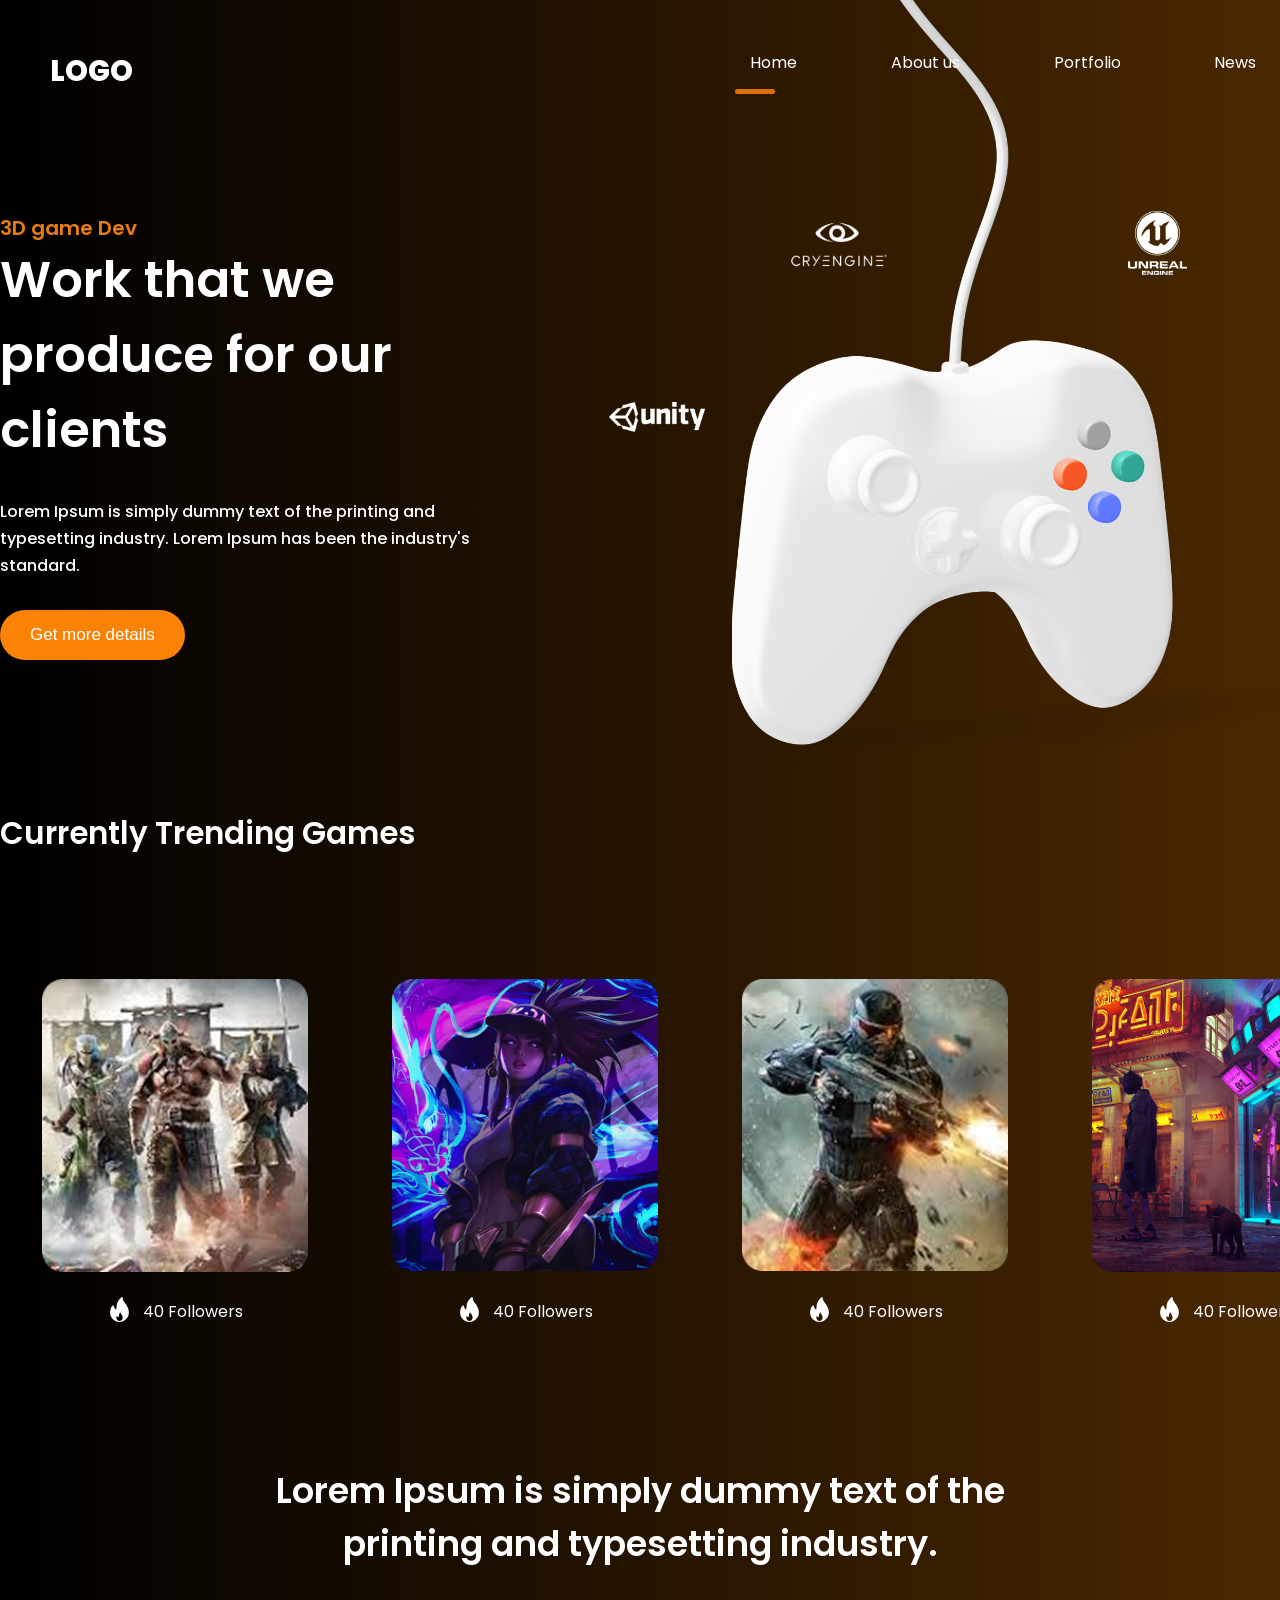
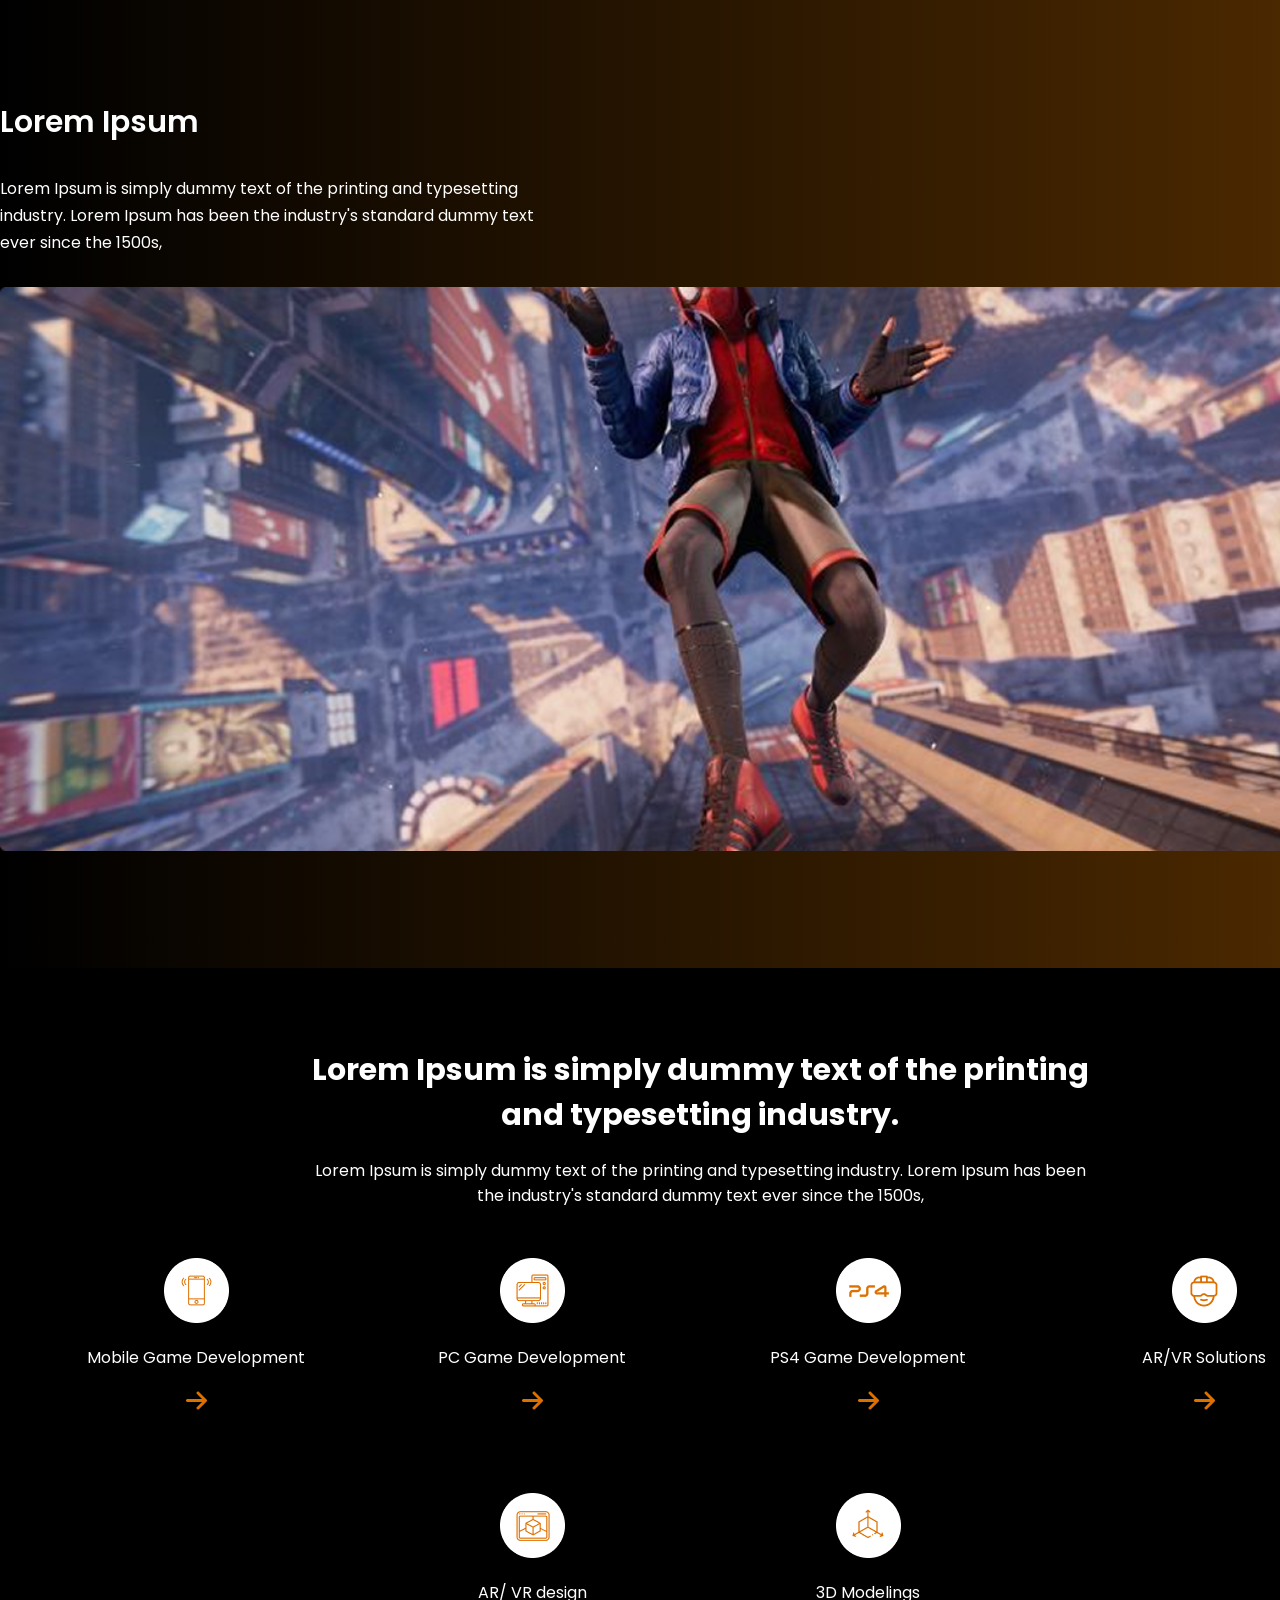
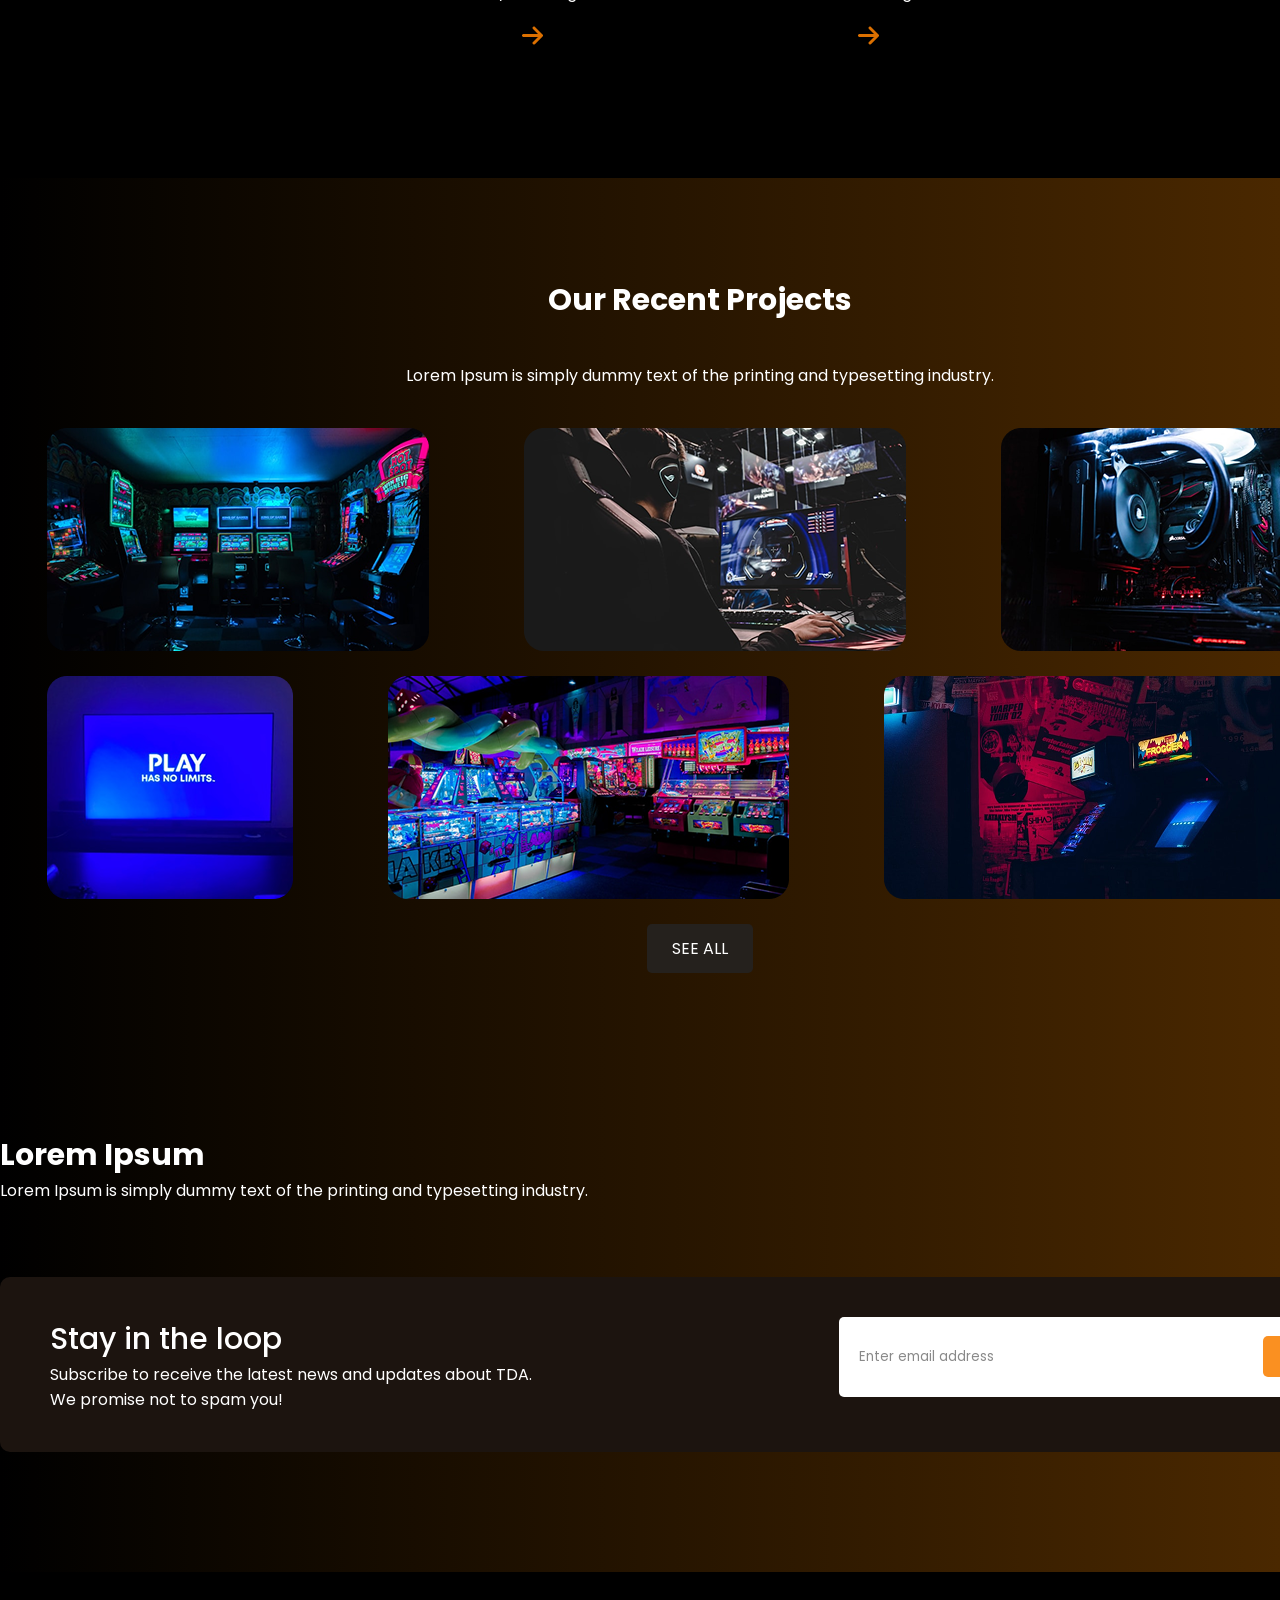
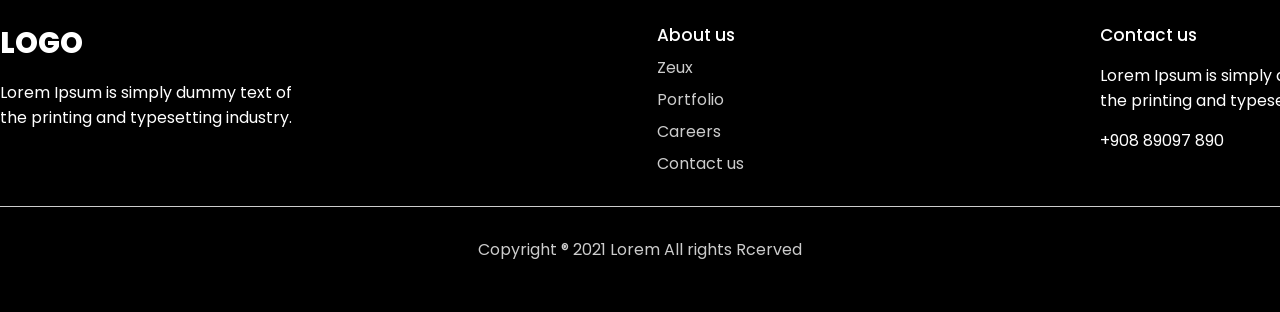
<file: index.html>
<!doctype html>
<html lang="en">
  <head>
    <meta charset="UTF-8" />
    <meta name="viewport" content="width=device-width, initial-scale=1.0" />
    <title>Game website</title>
    <link rel="stylesheet" href="css/main.css" />
  </head>
  <body>
    <div class="wrapper">
      <header class="container">
        <span class="logo">Logo</span>
        <nav>
          <ul>
            <li class="active"><a href="/">Home</a></li>
            <li><a href="about.html">About us</a></li>
            <li><a href="services.html">Portfolio</a></li>
            <li><a href="#">News</a></li>
            <li class="btn"><a href="contacts.html">Contact</a></li>
          </ul>
        </nav>
      </header>

      <div class="hero container">
        <div class="hero--info">
          <h2>3D game Dev</h2>
          <h1>Work that we produce for our clients</h1>
          <p>
            Lorem Ipsum is simply dummy text of the printing and typesetting industry. Lorem Ipsum has been the
            industry's standard.
          </p>
          <button class="btn">Get more details</button>
        </div>
        <img src="img/joystick.svg" alt="" />
      </div>

      <div class="container trending">
        <a href="#" class="see-all">SEE ALL</a>
        <h3>Currently Trending Games</h3>

        <div class="games">
          <div class="block">
            <img src="img/game1.png" alt="" />
            <span>
              <img src="img/fire.svg" alt="" />
              40 Followers
            </span>
          </div>
          <div class="block">
            <img src="img/game2.png" alt="" />
            <span>
              <img src="img/fire.svg" alt="" />
              40 Followers
            </span>
          </div>
          <div class="block">
            <img src="img/game3.png" alt="" />
            <span>
              <img src="img/fire.svg" alt="" />
              40 Followers
            </span>
          </div>
          <div class="block">
            <img src="img/game4.png" alt="" />
            <span>
              <img src="img/fire.svg" alt="" />
              40 Followers
            </span>
          </div>
        </div>
      </div>

      <div class="container big-text">
        <p>Lorem Ipsum is simply dummy text of the printing and typesetting industry.</p>
      </div>

      <div class="container banner">
        <h3>Lorem Ipsum</h3>
        <p>
          Lorem Ipsum is simply dummy text of the printing and typesetting industry. Lorem Ipsum has been the industry's
          standard dummy text ever since the 1500s,
        </p>
        <img src="img/banner.png" alt="" />
      </div>
    </div>

    <div class="features">
      <div class="container">
        <h3>Lorem Ipsum is simply dummy text of the printing and typesetting industry.</h3>
        <p>
          Lorem Ipsum is simply dummy text of the printing and typesetting industry. Lorem Ipsum has been the industry's
          standard dummy text ever since the 1500s,
        </p>
        <div class="info">
          <div class="block">
            <img src="img/feature1.png" alt="" />
            <p>Mobile Game Development</p>
            <img src="img/arrow.png" alt="" />
          </div>
          <div class="block">
            <img src="img/feature2.png" alt="" />
            <p>PC Game Development</p>
            <img src="img/arrow.png" alt="" />
          </div>
          <div class="block">
            <img src="img/feature3.png" alt="" />
            <p>PS4 Game Development</p>
            <img src="img/arrow.png" alt="" />
          </div>
          <div class="block">
            <img src="img/feature4.png" alt="" />
            <p>AR/VR Solutions</p>
            <img src="img/arrow.png" alt="" />
          </div>
          <div class="block">
            <img src="img/feature5.png" alt="" />
            <p>AR/ VR design</p>
            <img src="img/arrow.png" alt="" />
          </div>
          <div class="block">
            <img src="img/feature6.png" alt="" />
            <p>3D Modelings</p>
            <img src="img/arrow.png" alt="" />
          </div>
        </div>
      </div>
    </div>

    <div class="wrapper">
      <div class="container projects">
        <h3>Our Recent Projects</h3>
        <p>Lorem Ipsum is simply dummy text of the printing and typesetting industry.</p>
        <div class="images">
          <img src="img/project1.png" alt="" />
          <img src="img/project2.png" alt="" />
          <img src="img/project3.png" alt="" />
        </div>
        <div class="images">
          <img src="img/project4.png" alt="" />
          <img src="img/project5.png" alt="" />
          <img src="img/project6.png" alt="" />
        </div>
        <a href="" class="see-all">SEE ALL</a>
      </div>
      <div class="container email">
        <h3>Lorem Ipsum</h3>
        <p>Lorem Ipsum is simply dummy text of the printing and typesetting industry.</p>
        <div class="block">
          <div>
            <h4>Stay in the loop</h4>
            <p>Subscribe to receive the latest news and updates about TDA. We promise not to spam you!</p>
          </div>
          <div>
            <input type="email" placeholder="Enter email address" id="emailField" />
            <button onclick="checkEmail()">Continue</button>
          </div>
        </div>
      </div>
    </div>

    <footer>
      <div class="blocks container">
        <div>
          <span class="logo">logo</span>
          <p>Lorem Ipsum is simply dummy text of the printing and typesetting industry.</p>
        </div>
        <div>
          <h4>About us</h4>
          <ul>
            <li>Zeux</li>
            <li>Portfolio</li>
            <li>Careers</li>
            <li>Contact us</li>
          </ul>
        </div>
        <div>
          <h4>Contact us</h4>
          <p>Lorem Ipsum is simply dummy text of the printing and typesetting industry.</p>
          <p>+908 89097 890</p>
        </div>
      </div>

      <hr />
      <p>Copyright ® 2021 Lorem All rights Rcerved</p>
    </footer>

    <script>
      function checkEmail() {
        let email = document.querySelector('#emailField').value;
        if (!email.includes('@')) alert('Нет символа @');
        else if (!email.includes('.')) alert('Нет символа .');
        else alert('Все отлично!');
      }
    </script>
  </body>
</html>
</file>
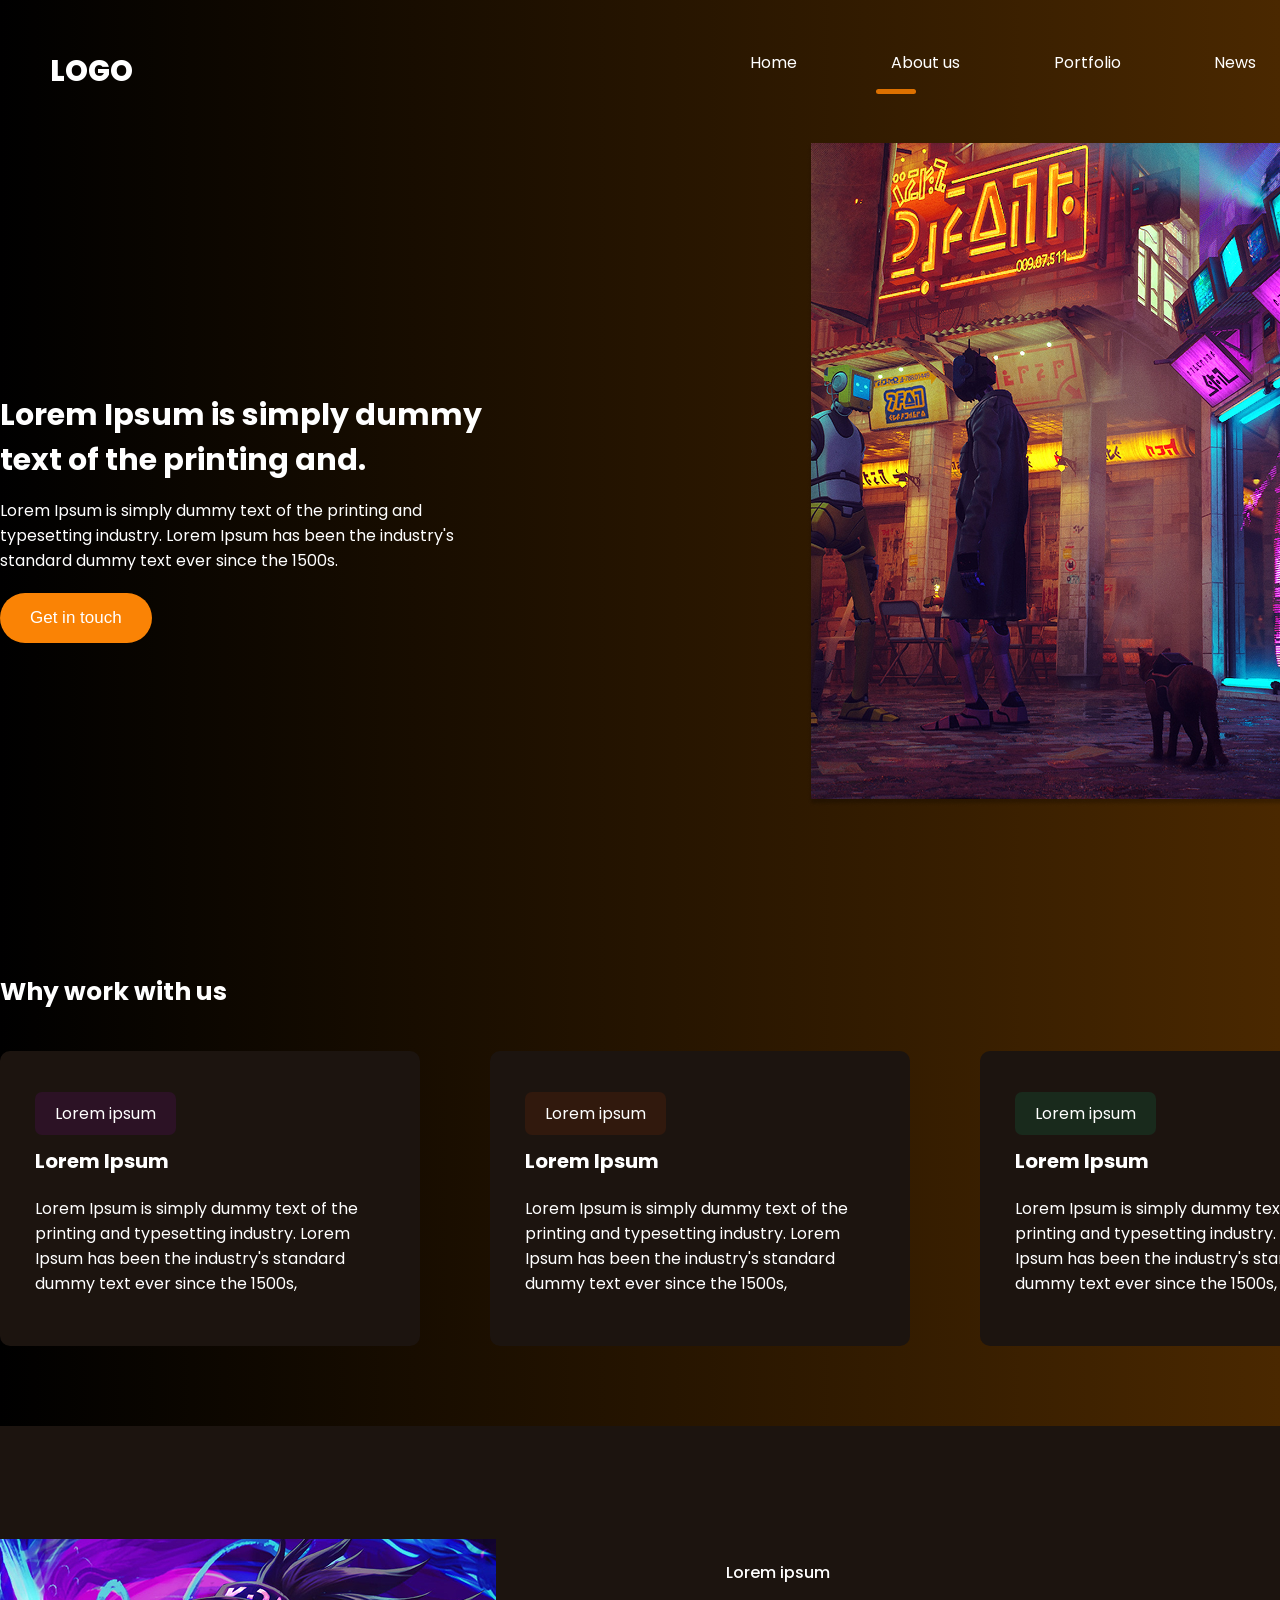
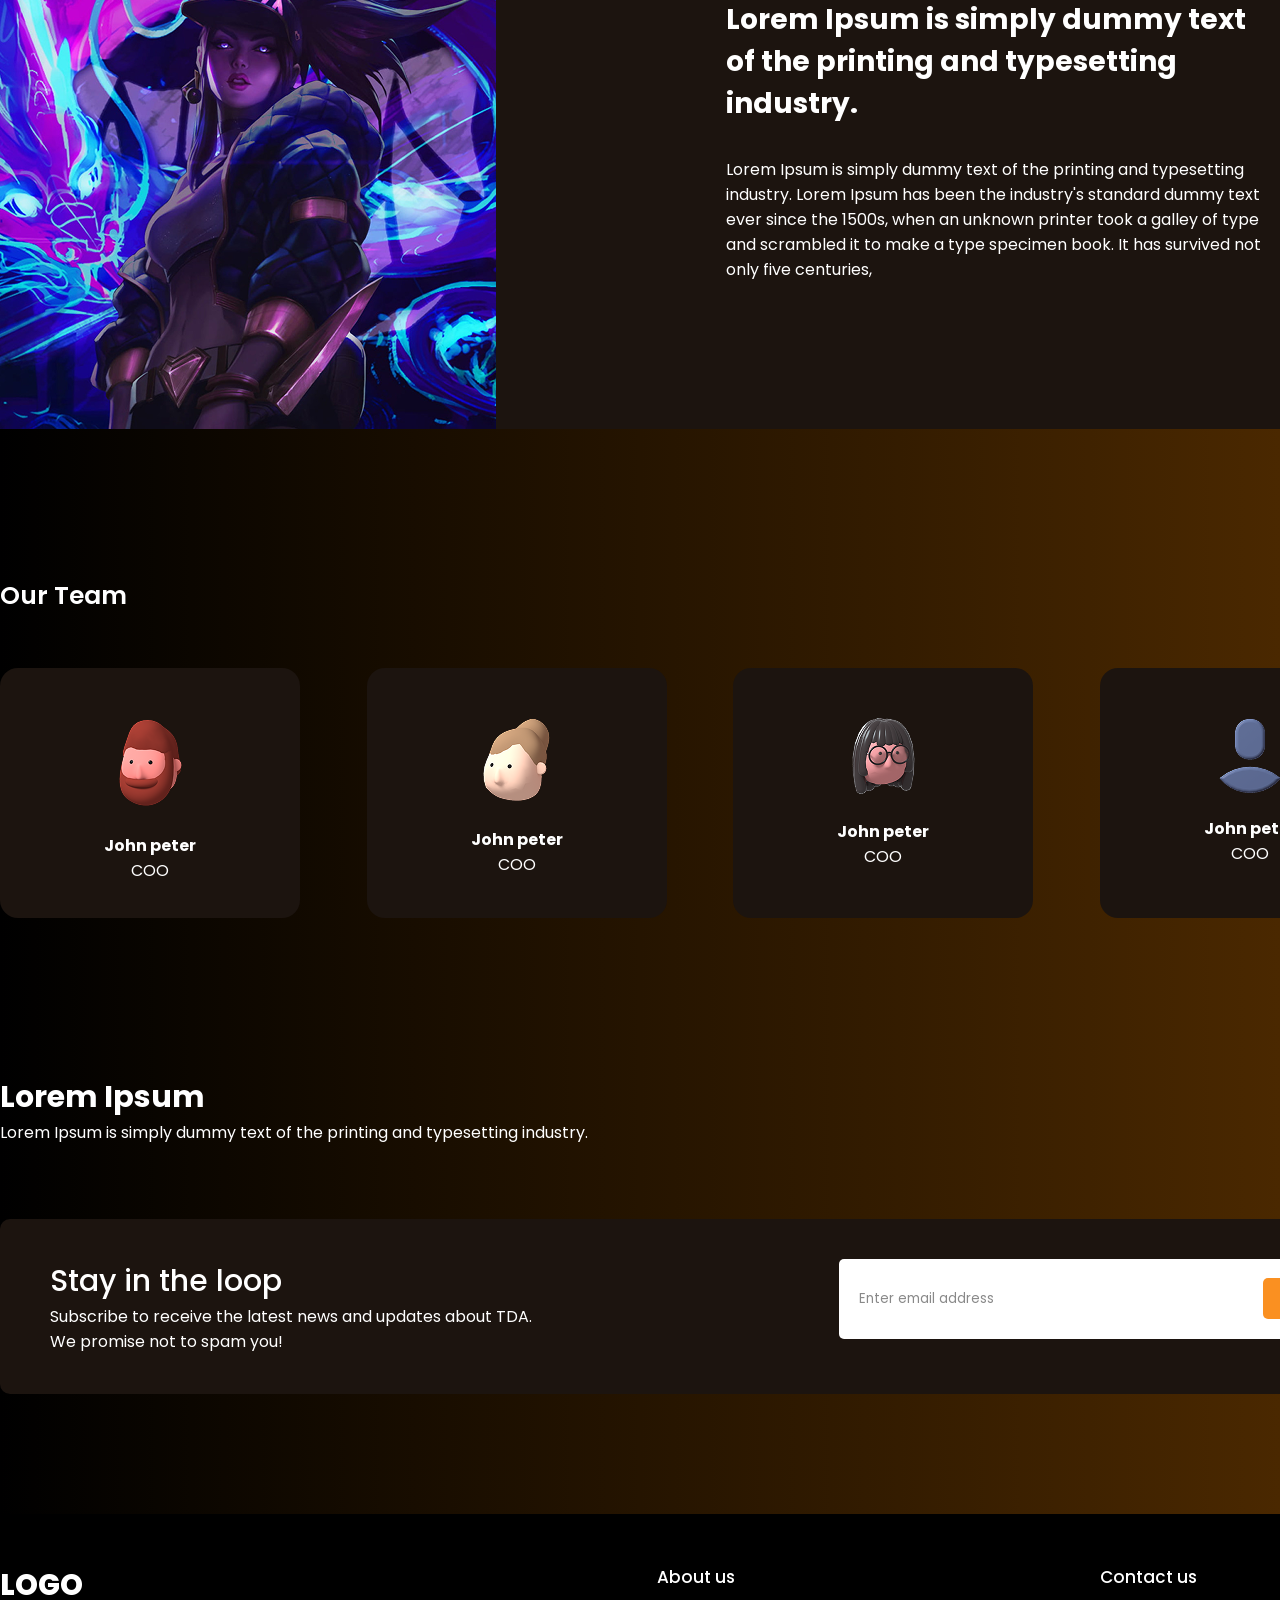
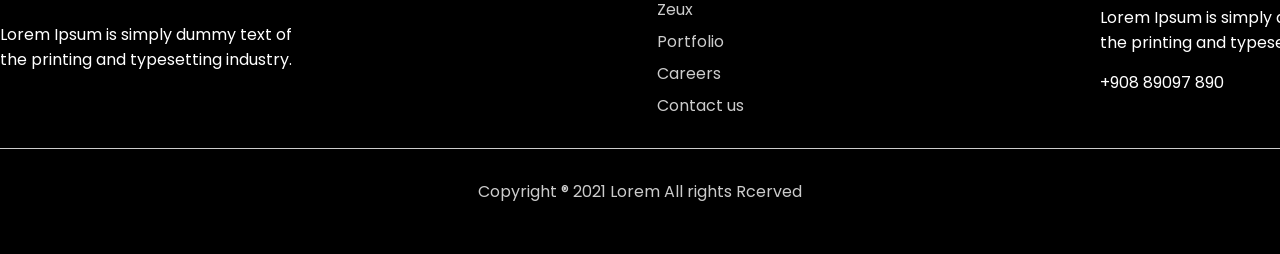
<file: about.html>
<!doctype html>
<html lang="en">
  <head>
    <meta charset="UTF-8" />
    <meta name="viewport" content="width=device-width, initial-scale=1.0" />
    <title>Game website</title>
    <link rel="stylesheet" href="css/main.css" />
  </head>
  <body>
    <div class="wrapper">
      <header class="container">
        <span class="logo">Logo</span>
        <nav>
          <ul>
            <li><a href="index.html">Home</a></li>
            <li class="active"><a href="about.html">About us</a></li>
            <li><a href="services.html">Portfolio</a></li>
            <li><a href="#">News</a></li>
            <li class="btn"><a href="contacts.html">Contact</a></li>
          </ul>
        </nav>
      </header>

      <div class="hero-about container">
        <div class="info">
          <h1>Lorem Ipsum is simply dummy text of the printing and.</h1>
          <p>
            Lorem Ipsum is simply dummy text of the printing and typesetting industry. Lorem Ipsum has been the
            industry's standard dummy text ever since the 1500s.
          </p>
          <button class="btn">Get in touch</button>
        </div>
        <img src="img/About_us-banner.png" alt="" />
      </div>

      <div class="container work">
        <h2>Why work with us</h2>
        <div class="blocks">
          <div class="block">
            <span class="badge purple">Lorem ipsum</span>
            <h3>Lorem Ipsum</h3>
            <p>
              Lorem Ipsum is simply dummy text of the printing and typesetting industry. Lorem Ipsum has been the
              industry's standard dummy text ever since the 1500s,
            </p>
          </div>
          <div class="block">
            <span class="badge brown">Lorem ipsum</span>
            <h3>Lorem Ipsum</h3>
            <p>
              Lorem Ipsum is simply dummy text of the printing and typesetting industry. Lorem Ipsum has been the
              industry's standard dummy text ever since the 1500s,
            </p>
          </div>
          <div class="block">
            <span class="badge green">Lorem ipsum</span>
            <h3>Lorem Ipsum</h3>
            <p>
              Lorem Ipsum is simply dummy text of the printing and typesetting industry. Lorem Ipsum has been the
              industry's standard dummy text ever since the 1500s,
            </p>
          </div>
        </div>
      </div>
    </div>

    <div class="divider">
      <div class="container divider-hero">
        <img src="img/about-banner.png" alt="" />
        <div class="divider-block">
          <p>Lorem ipsum</p>
          <div>
            <h3>Lorem Ipsum is simply dummy text of the printing and typesetting industry.</h3>
            <p>
              Lorem Ipsum is simply dummy text of the printing and typesetting industry. Lorem Ipsum has been the
              industry's standard dummy text ever since the 1500s, when an unknown printer took a galley of type and
              scrambled it to make a type specimen book. It has survived not only five centuries,
            </p>
          </div>
        </div>
      </div>
    </div>

    <div class="wrapper">
      <div class="container team">
        <h3>Our Team</h3>
        <div class="cards">
          <div class="card">
            <img src="img/Bill.png" alt="" />
            <h4>John peter</h4>
            <p>COO</p>
          </div>
          <div class="card">
            <img src="img/Beverly.png" alt="" />
            <h4>John peter</h4>
            <p>COO</p>
          </div>
          <div class="card">
            <img src="img/Claudia.png" alt="" />
            <h4>John peter</h4>
            <p>COO</p>
          </div>
          <div class="card">
            <img src="img/Avatar.png" alt="" />
            <h4>John peter</h4>
            <p>COO</p>
          </div>
        </div>
      </div>
      <div class="container email">
        <h3>Lorem Ipsum</h3>
        <p>Lorem Ipsum is simply dummy text of the printing and typesetting industry.</p>
        <div class="block">
          <div>
            <h4>Stay in the loop</h4>
            <p>Subscribe to receive the latest news and updates about TDA. We promise not to spam you!</p>
          </div>
          <div>
            <input type="email" placeholder="Enter email address" id="emailField" />
            <button onclick="checkEmail()">Continue</button>
          </div>
        </div>
      </div>
    </div>
    <footer>
      <div class="blocks container">
        <div>
          <span class="logo">logo</span>
          <p>Lorem Ipsum is simply dummy text of the printing and typesetting industry.</p>
        </div>
        <div>
          <h4>About us</h4>
          <ul>
            <li>Zeux</li>
            <li>Portfolio</li>
            <li>Careers</li>
            <li>Contact us</li>
          </ul>
        </div>
        <div>
          <h4>Contact us</h4>
          <p>Lorem Ipsum is simply dummy text of the printing and typesetting industry.</p>
          <p>+908 89097 890</p>
        </div>
      </div>

      <hr />
      <p>Copyright ® 2021 Lorem All rights Rcerved</p>
    </footer>
    <script>
      function checkEmail() {
        let email = document.querySelector('#emailField').value;
        if (!email.includes('@')) alert('Нет символа @');
        else if (!email.includes('.')) alert('Нет символа .');
        else alert('Все отлично!');
      }
    </script>
  </body>
</html>
</file>
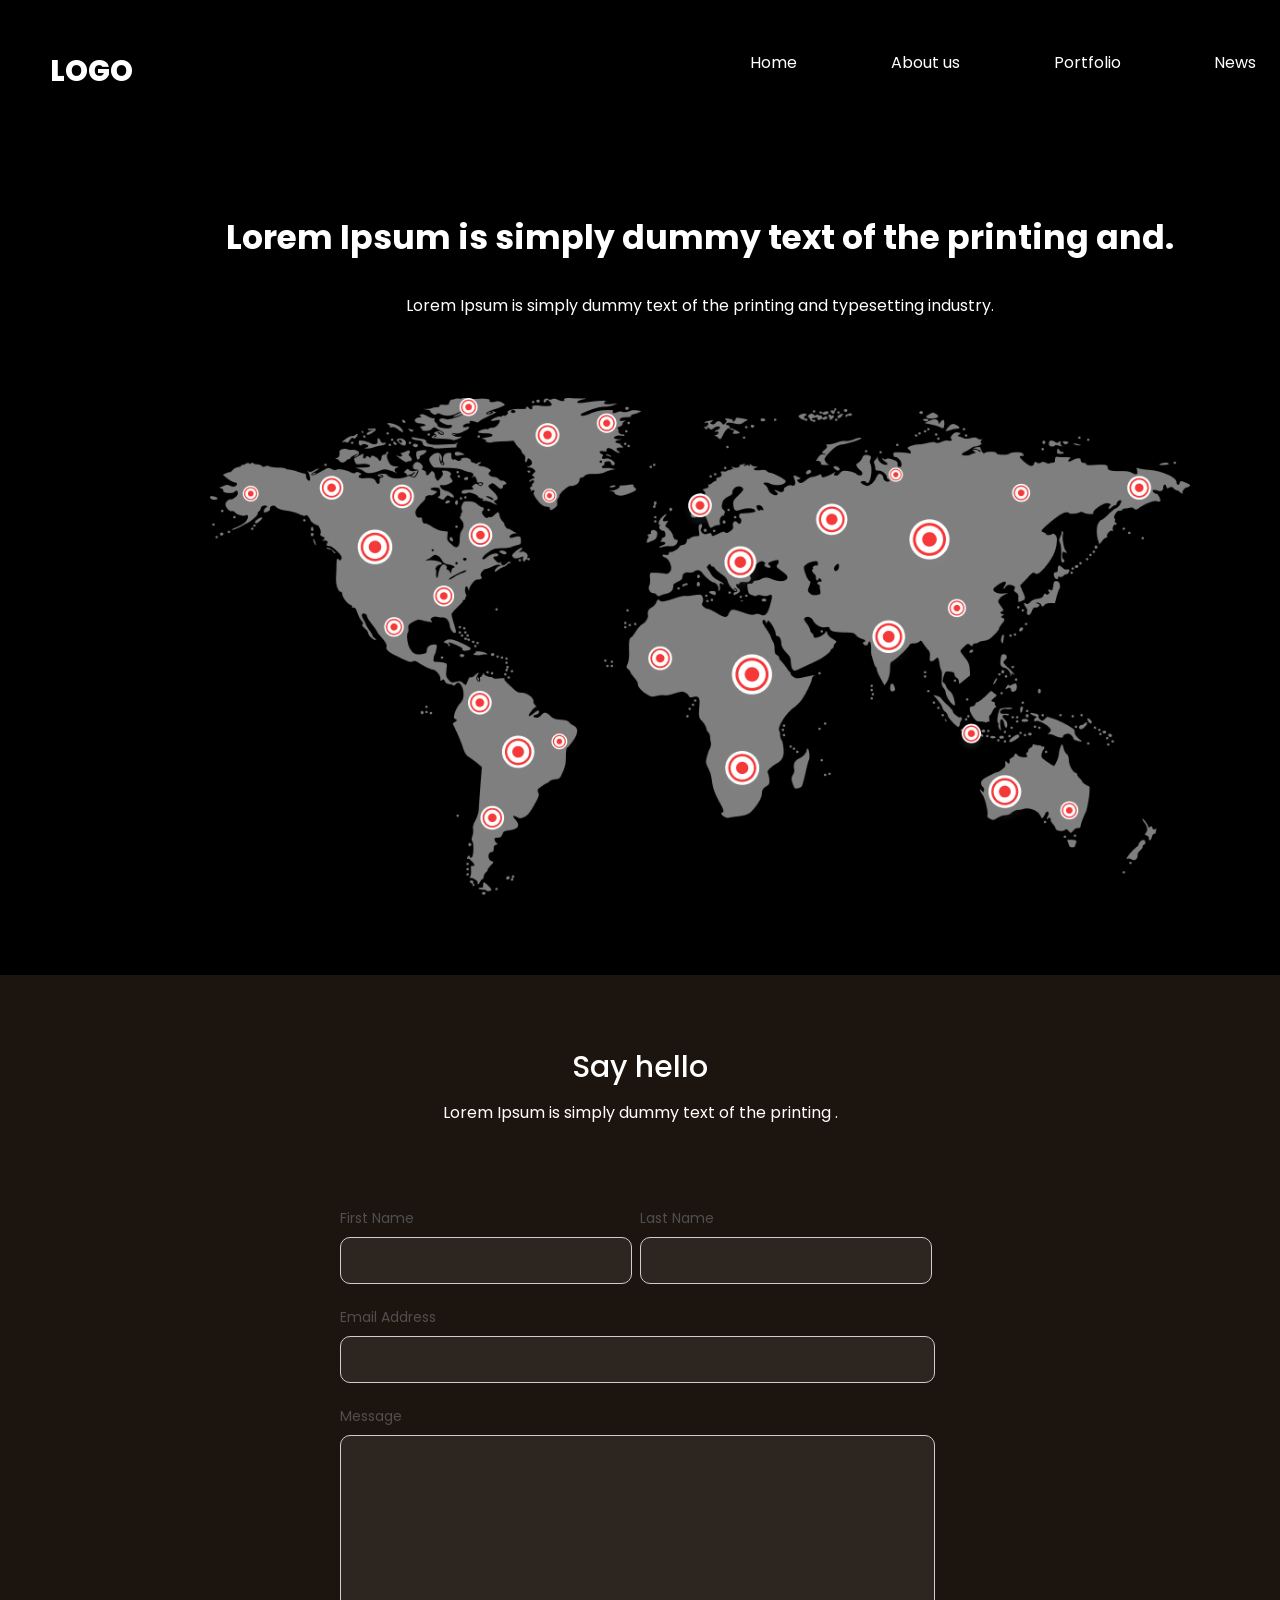
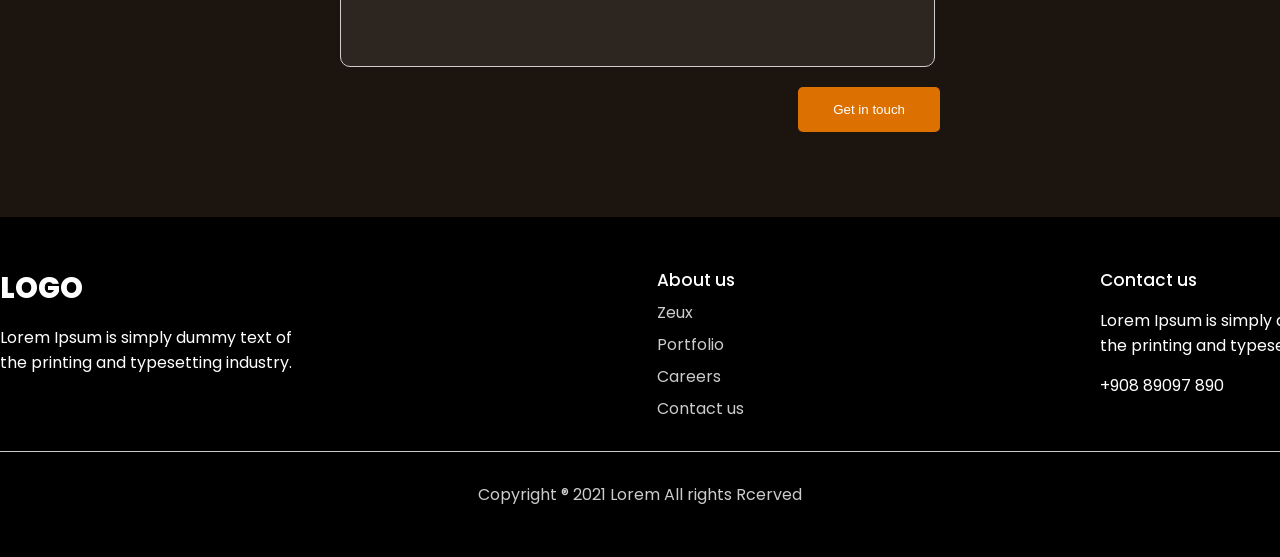
<file: contacts.html>
<!doctype html>
<html lang="en">
  <head>
    <meta charset="UTF-8" />
    <meta name="viewport" content="width=device-width, initial-scale=1.0" />
    <title>Game website</title>
    <link rel="stylesheet" href="css/main.css" />
  </head>
  <body>
    <header class="container">
      <span class="logo">Logo</span>
      <nav>
        <ul>
          <li><a href="index.html">Home</a></li>
          <li><a href="about.html">About us</a></li>
          <li><a href="services.html">Portfolio</a></li>
          <li><a href="#">News</a></li>
          <li class="btn"><a href="contacts.html">Contact</a></li>
        </ul>
      </nav>
    </header>

    <div class="container hero-contacts">
      <h1>Lorem Ipsum is simply dummy text of the printing and.</h1>
      <p>Lorem Ipsum is simply dummy text of the printing and typesetting industry.</p>
      <img src="img/Huge Global.png" alt="" />
    </div>

    <div class="feedback">
      <h2>Say hello</h2>
      <p>Lorem Ipsum is simply dummy text of the printing .</p>

      <form>
        <div class="inline">
          <div>
            <label>First Name</label>
            <input type="text" />
          </div>
          <div>
            <label>Last Name</label>
            <input type="text" />
          </div>
        </div>
        <label>Email Address</label>
        <input type="email" class="one-line" />
        <label>Message</label>
        <textarea class="one-line"></textarea>

        <button type="button">Get in touch</button>
      </form>
    </div>

    <footer>
      <div class="blocks container">
        <div>
          <span class="logo">logo</span>
          <p>Lorem Ipsum is simply dummy text of the printing and typesetting industry.</p>
        </div>
        <div>
          <h4>About us</h4>
          <ul>
            <li>Zeux</li>
            <li>Portfolio</li>
            <li>Careers</li>
            <li>Contact us</li>
          </ul>
        </div>
        <div>
          <h4>Contact us</h4>
          <p>Lorem Ipsum is simply dummy text of the printing and typesetting industry.</p>
          <p>+908 89097 890</p>
        </div>
      </div>

      <hr />
      <p>Copyright ® 2021 Lorem All rights Rcerved</p>
    </footer>
  </body>
</html>
</file>
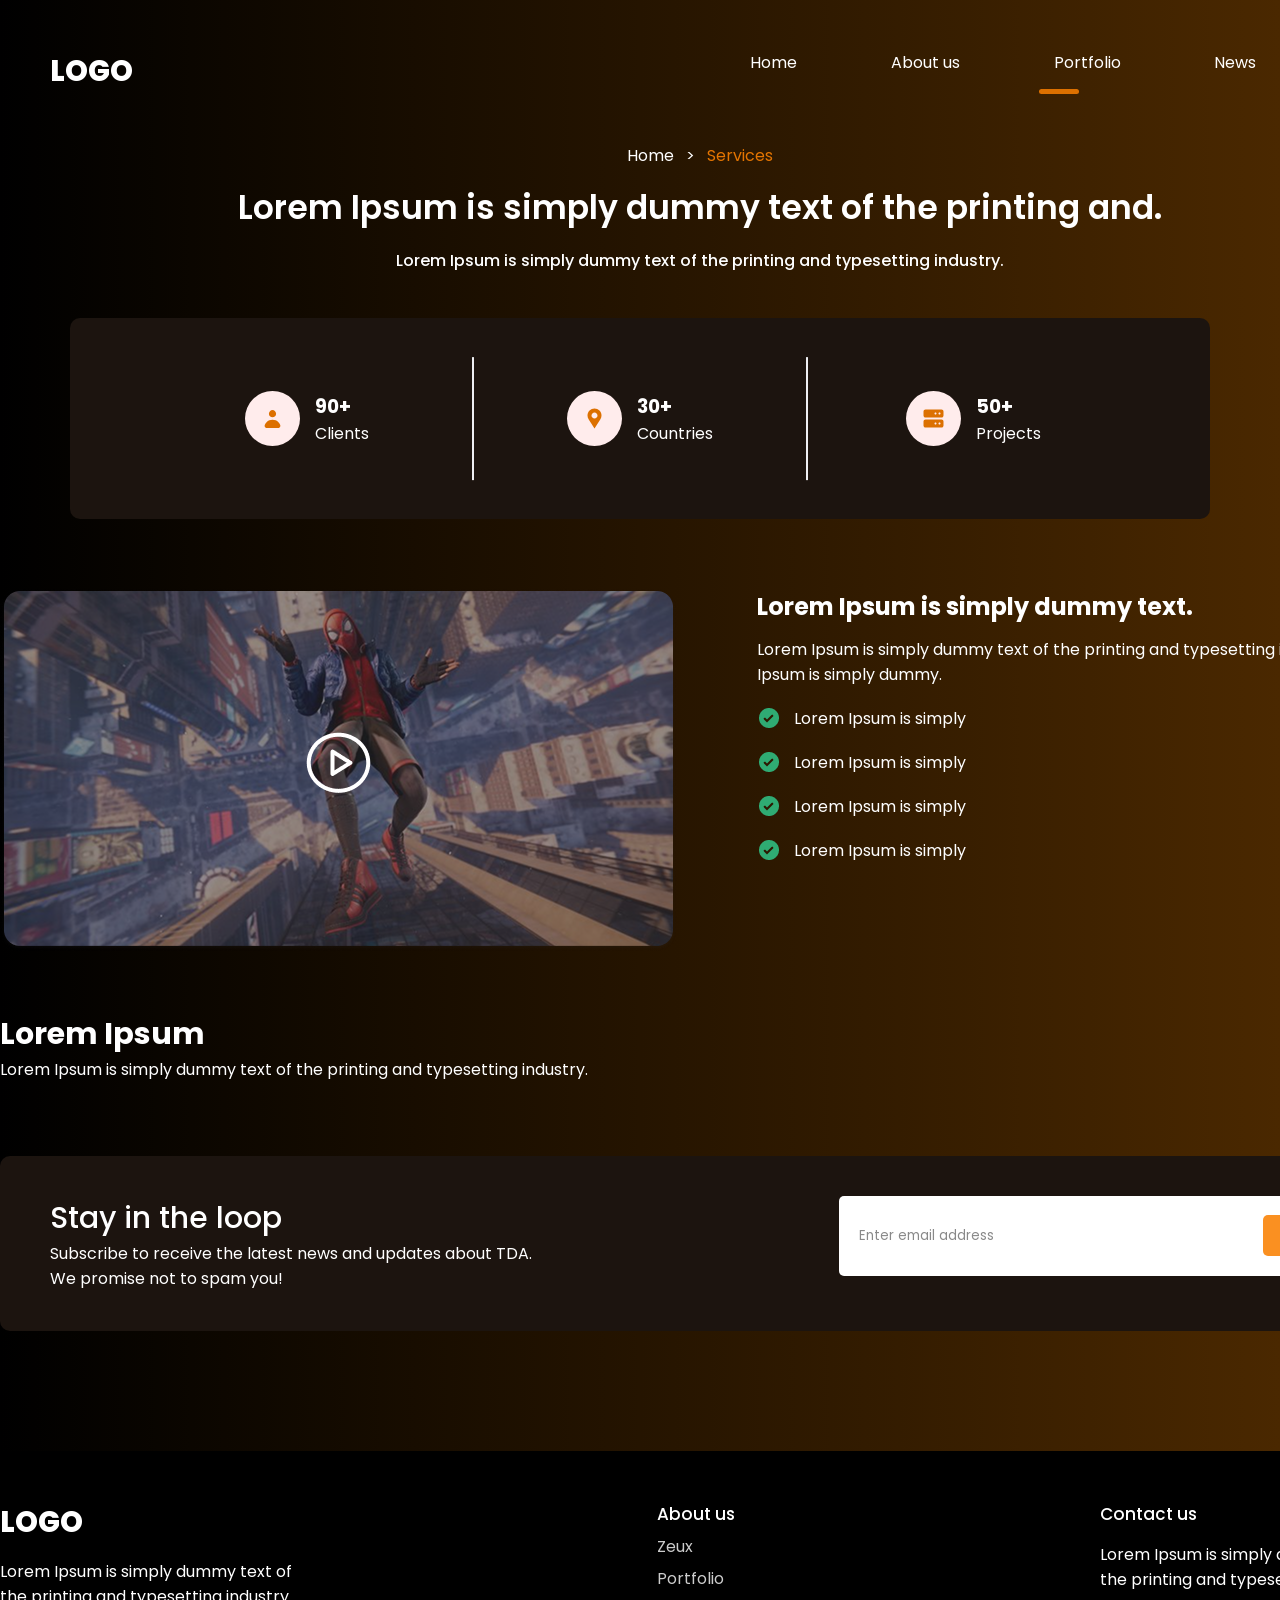
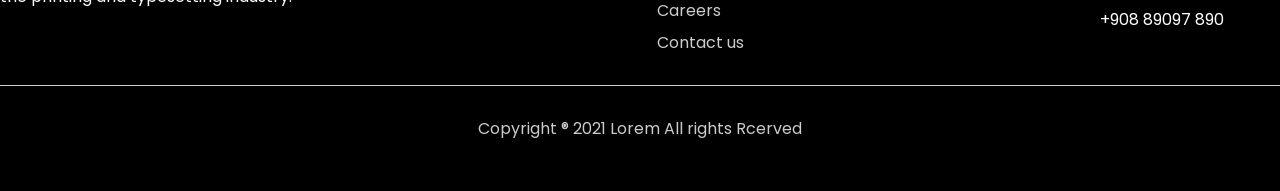
<file: services.html>
<!doctype html>
<html lang="en">
  <head>
    <meta charset="UTF-8" />
    <meta name="viewport" content="width=device-width, initial-scale=1.0" />
    <title>Game website</title>
    <link rel="stylesheet" href="css/main.css" />
  </head>
  <body>
    <div class="wrapper">
      <header class="container">
        <span class="logo">Logo</span>
        <nav>
          <ul>
            <li><a href="index.html">Home</a></li>
            <li><a href="about.html">About us</a></li>
            <li class="active"><a href="services.html">Portfolio</a></li>
            <li><a href="#">News</a></li>
            <li class="btn"><a href="contacts.html">Contact</a></li>
          </ul>
        </nav>
      </header>
      <div class="container services-hero">
        <div class="services--head">
          <p>
            <a href="index.html">Home</a>
            &nbsp; &gt; &nbsp;
            <span>Services</span>
          </p>
        </div>
        <h1>Lorem Ipsum is simply dummy text of the printing and.</h1>
        <p>Lorem Ipsum is simply dummy text of the printing and typesetting industry.</p>
      </div>
      <div class="container services--info">
        <div class="block">
          <img src="img/user.svg" alt="" />
          <div class="in-block">
            <h3>90+</h3>
            <p>Clients</p>
          </div>
        </div>
        <div class="block center-block">
          <img src="img/location.svg" alt="" />
          <div class="in-block">
            <h3>30+</h3>
            <p>Countries</p>
          </div>
        </div>
        <div class="block">
          <img src="img/Server.svg" alt="" />
          <div class="in-block">
            <h3>50+</h3>
            <p>Projects</p>
          </div>
        </div>
      </div>

      <div class="container hero--video">
        <img src="img/Hero Video.png" alt="" />
        <div class="hero--text">
          <h2>Lorem Ipsum is simply dummy text.</h2>
          <p>Lorem Ipsum is simply dummy text of the printing and typesetting industry.Lorem Ipsum is simply dummy.</p>
          <div class="hero--block">
            <div class="block">
              <div class="block--img"><img src="img/check-mark.png" alt="" /></div>
              <div class="block--text">Lorem Ipsum is simply</div>
            </div>
            <div class="block">
              <div class="block--img"><img src="img/check-mark.png" alt="" /></div>
              <div class="block--text">Lorem Ipsum is simply</div>
            </div>
            <div class="block">
              <div class="block--img"><img src="img/check-mark.png" alt="" /></div>
              <div class="block--text">Lorem Ipsum is simply</div>
            </div>
            <div class="block">
              <div class="block--img"><img src="img/check-mark.png" alt="" /></div>
              <div class="block--text">Lorem Ipsum is simply</div>
            </div>
          </div>
        </div>
      </div>

      <div class="container email">
        <h3>Lorem Ipsum</h3>
        <p>Lorem Ipsum is simply dummy text of the printing and typesetting industry.</p>
        <div class="block">
          <div>
            <h4>Stay in the loop</h4>
            <p>Subscribe to receive the latest news and updates about TDA. We promise not to spam you!</p>
          </div>
          <div>
            <input type="email" placeholder="Enter email address" id="emailField" />
            <button onclick="checkEmail()">Continue</button>
          </div>
        </div>
      </div>
    </div>
    <footer>
      <div class="blocks container">
        <div>
          <span class="logo">logo</span>
          <p>Lorem Ipsum is simply dummy text of the printing and typesetting industry.</p>
        </div>
        <div>
          <h4>About us</h4>
          <ul>
            <li>Zeux</li>
            <li>Portfolio</li>
            <li>Careers</li>
            <li>Contact us</li>
          </ul>
        </div>
        <div>
          <h4>Contact us</h4>
          <p>Lorem Ipsum is simply dummy text of the printing and typesetting industry.</p>
          <p>+908 89097 890</p>
        </div>
      </div>

      <hr />
      <p>Copyright ® 2021 Lorem All rights Rcerved</p>
    </footer>
    <script>
      function checkEmail() {
        let email = document.querySelector('#emailField').value;
        if (!email.includes('@')) alert('Нет символа @');
        else if (!email.includes('.')) alert('Нет символа .');
        else alert('Все отлично!');
      }
    </script>
  </body>
</html>
</file>
<file: css/main.css>
@import url('https://fonts.googleapis.com/css2?family=Poppins:wght@400;500;700;800&display=swap');

* {
  margin: 0;
  padding: 0;
}

body {
  font-family: 'poppins', sans-serif;
  font-weight: 400;
  color: white;
  font-size: 16px;
  background: #000;
}

a {
  text-decoration: none;
}

img {
  max-width: 100%;
}

.wrapper {
  background: linear-gradient(90deg, rgba(0, 0, 0, 1) 0%, rgba(74, 40, 0, 1) 100%);
  width: 100%;
  overflow-x: hidden;
}
.container {
  width: 1400px;
  margin: 0 auto;
}
header {
  padding: 50px;
}

header .logo,
footer .blocks .logo {
  text-transform: uppercase;
  font-size: 29px;
  font-weight: 800;
}
header nav {
  float: right;
  width: 50%;
}

header nav ul {
  list-style: none;
  display: flex;
  justify-content: space-between;
  z-index: 2;
  position: relative;
}
header nav ul li {
  display: inline-block;
}
header nav ul li.active::after {
  content: '';
  display: block;
  width: 40px;
  height: 5px;
  background: #dc7000;
  border-radius: 10px;
  position: relative;
  top: 14px;
  left: -15px;
}
header nav ul li a {
  color: white;
}
header nav ul li:not(.active):not(.btn) a:hover {
  border-bottom: 5px solid #dc7000;
}
header nav ul li.btn a,
.email .block button {
  background: #fa9021;
  padding: 9px 17px;
  border-radius: 5px;
  transition: all 500ms ease;
}
header nav ul li.btn a:hover,
.email .block button:hover {
  background: #a02604;
}

.hero {
  padding-bottom: 100px;
  position: relative;
  z-index: 1;
}
.hero--info {
  width: 530px;
  padding-top: 70px;
}
.hero--info h2 {
  color: #e87d0e;
  font-size: 20px;
  font-weight: 600;
}
.hero--info h1 {
  font-size: 50px;
  font-weight: 600;
}
.hero--info p {
  font-weight: 500;
  line-height: 170%;
  margin: 30px 0;
}
.hero--info .btn,
.hero-about .info .btn {
  background: #fa8305;
  color: #fff;
  border-radius: 50px;
  padding: 15px 30px;
  border: 0;
  transition: all 500ms ease;
  font-size: 17px;
}
.hero--info .btn:hover,
.hero-about .info .btn:hover {
  cursor: pointer;
  transform: scale(1.1);
}
.hero img {
  position: absolute;
  top: -150px;
  right: 0;
}

/* Секция с играми */
.trending {
  padding-top: 50px;
}
.trending h3 {
  font-weight: 600;
  font-size: 31px;
}
.trending .see-all,
.projects .see-all {
  color: #fff;
  background: #25211d;
  border-radius: 5px;
  padding: 12px 23px;
  float: right;
  display: block;
  transition: all 500ms ease;
}
.trending .see-all:hover,
.projects .see-all:hover {
  transform: scale(1.1);
}

.trending .games {
  display: flex;
  justify-content: space-between;
  width: 100%;
  padding: 50px 0;
}
.trending .games span {
  display: block;
  text-align: center;
  margin-top: 20px;
}
.trending .games span img {
  position: relative;
  top: 5px;
  margin-right: 7px;
}

.big-text {
  padding: 50px 0;
  font-size: 35px;
  font-weight: 600;
  text-align: center;
  width: 800px;
}

.banner {
  padding: 80px 0;
}
.banner h3 {
  font-size: 30px;
  font-weight: 600;
  margin-bottom: 30px;
}

.banner p {
  line-height: 170%;
  margin-bottom: 30px;
  width: 550px;
}

.banner img {
  width: 100%;
  margin-bottom: 30px;
}

.features {
  background: url('../img/background2.png') no-repeat center center fixed;
  background-size: cover;
  padding: 80px 0;
}
.features h3,
.features p {
  margin-bottom: 20px;
  text-align: center;
  max-width: 800px;
  margin-left: auto;
  margin-right: auto;
}
.features h3 {
  font-size: 30px;
}
.features .info {
  display: flex;
  justify-content: center;
  flex-wrap: wrap;
}
.features .info .block {
  text-align: center;
  width: 20%;
  margin: 30px 2%;
}
.features .info .block img {
  margin-bottom: 15px;
}

.projects {
  padding: 100px 0;
}

.projects h3 {
  font-size: 30px;
  text-align: center;
}
.projects p {
  margin: 40px 0;
  text-align: center;
}

.projects .images {
  display: flex;
  justify-content: space-around;
  margin-bottom: 25px;
}
.projects .see-all {
  float: none;
  width: 60px;
  text-align: center;
  margin: 0 auto;
}

/* блок с почтой */
.email {
  padding-bottom: 120px;
}
.email h3 {
  margin-top: 60px;
  font-size: 30px;
}
.games .block {
  margin-top: 30px;
  border-radius: 10px;
  padding: 40px 3%;
  width: 94%;
  display: flex;
  justify-content: space-between;
  flex-direction: column;
}
.email .block h4 {
  font-size: 30px;
  font-weight: 500;
}
.email .block p {
  width: 500px;
}
.email .block input {
  background: #fff;
  outline: none;
  border: none;
  border-radius: 5px;
  width: 380px;
  font-family: 'poppins', sans-serif;
  font-weight: 400;
  padding: 30px 20px;
  position: relative;
  right: -100px;
  z-index: 1;
  padding-right: 120px;
}
.email .block {
  display: flex;
  justify-content: space-between;
  background: #1c140f;
  border-radius: 10px;
  padding: 40px 50px;
  margin-top: 74px;
}
.email .block input::placeholder {
  color: #898989;
}
.email .block button {
  cursor: pointer;
  border: 0;
  padding: 13px 17px;
  position: relative;
  z-index: 2;
  color: #fff;
}
/* Страница про нас */

.hero-about {
  position: relative;
}

.hero-about .info {
  width: 500px;
  padding: 250px 0;
}
.hero-about .info h1 {
  margin-bottom: 15px;
  font-size: 30px;
}
.hero-about .info .btn {
  margin-top: 20px;
}

.hero-about img {
  position: absolute;
  right: -150px;
  top: 0;
}
.work {
  padding: 80px 0;
}
.work h2 {
  font-size: 25px;
  margin-bottom: 40px;
}
.work .blocks {
  display: flex;
  justify-content: space-between;
}
.work .blocks .block {
  width: 25%;
  border-radius: 10px;
  padding: 50px 35px;
  background: #1c140f;
}
.work .blocks .block h3 {
  font-size: 20px;
  margin: 20px 0;
}
.work .blocks .block .badge {
  border-radius: 7px;
  padding: 10px 20px;
}
.work .blocks .block .badge.purple {
  background: #b000dc1c;
}
.work .blocks .block .badge.brown {
  background: #dc42001c;
}
.work .blocks .block .badge.green {
  background: #00dc8d1c;
}
.divider {
  background: #1c140f;
}
.divider .divider-hero {
  display: flex;
  justify-content: space-between;
}
.divider img {
  margin-right: 95px;
  margin-top: 113px;
}
.divider .divider-block {
  max-width: 540px;
  padding: 134px;
}
.divider .divider-hero .divider-block > p {
  font-weight: 500;
}
.divider .divider-block h3 {
  padding-top: 14px;
  padding-bottom: 32px;
  font-size: 28px;
}
.team {
  margin-top: 148px;
  margin-bottom: 157px;
}
.team > h3 {
  font-size: 25px;
  font-weight: 600;
}
.team .cards {
  margin-top: 53px;
  display: flex;
  justify-content: space-between;
  flex-wrap: wrap;
}
.team .cards .card {
  background: #1c140f;
  border-radius: 18px;
  padding: 35px 20px;
  text-align: center;
  flex: 1 1 250px;
  box-sizing: border-box;
  max-width: 300px;
}

/* Страница контактов */
.hero-contacts h1 {
  text-align: center;
  margin-top: 70px;
  margin-bottom: 30px;
  font-size: 33px;
}
.hero-contacts p {
  text-align: center;
}
.hero-contacts img {
  width: 70%;
  margin: 80px auto;
  display: block;
  max-width: 70%;
}

.feedback {
  padding: 70px 0;
  background: #1c140f;
}
.feedback h2 {
  text-align: center;
  font-weight: 500;
  font-size: 30px;
}
.feedback p {
  text-align: center;
  margin-top: 10px;
}
.feedback form {
  margin: 80px auto;
  width: 600px;
}
.feedback form .inline {
  display: flex;
  justify-content: space-between;
}
.feedback form .inline > div {
  width: 50%;
}
.feedback form label {
  color: #4f4f4f;
  font-size: 14px;
}
.feedback form input,
.feedback form textarea {
  background: #ffffff12;
  border-radius: 10px;
  border: 0.6px solid #cecece;
  display: block;
  width: 90%;
  padding: 15px 10px;
  outline: none;
  color: #fff;
  margin-top: 7px;
  margin-bottom: 20px;
}
.feedback form .one-line {
  width: 95.5%;
}
.feedback form textarea {
  resize: none;
  height: 200px;
}
.feedback form button {
  background: #dc7000;
  border-radius: 5px;
  border: 0;
  float: right;
  cursor: pointer;
  color: #fff;
  padding: 15px 35px;
  transition: all 500ms ease;
}
.feedback form button:hover {
  background: #b01414;
}

/* Страница Сервисы */
.services-hero {
  text-align: center;
}
.services-hero .services--head span {
  color: #e47500;
}
.services-hero .services--head a {
  color: #fff;
}
.services-hero > h1 {
  font-size: 33px;
  font-weight: 600;
  color: #fff;
  margin: 15px 0;
}
.services-hero > p {
  font-weight: 500;
  color: #fff;
}
.services--info {
  display: flex;
  justify-content: space-between;
  flex-wrap: wrap;
  max-width: 1000px;
  padding: 73px 70px;
  background: #1c140f;
  border-radius: 10px;
  margin-top: 45px;
}
.services--info .block {
  display: flex;
  align-items: center;
  justify-content: center;
  gap: 15px;
  flex: 1;
  position: relative;
}
.services--info .block:not(:last-child)::after {
  content: '';
  position: absolute;
  top: 50%;
  right: 0;
  transform: translate(50%, -50%);
  width: 2px;
  height: 225%;
  background: #eeeff2;
}
.hero--video {
  margin-top: 70px;
  display: flex;
  justify-content: space-between;
  gap: 80px;
}
.hero--video .hero--text .hero--block .block {
  display: flex;
  margin-top: 2%;
}
.hero--video .hero--text > p {
  margin-top: 2%;
  margin-bottom: 3%;
}
.hero--video .hero--text .hero--block .block .block--text {
  margin-left: 2%;
}
footer {
  background: #000;
  padding: 50px 0;
}
footer .blocks {
  display: flex;
  justify-content: space-between;
}
footer .blocks p {
  width: 300px;
  margin: 15px 0;
}
footer .blocks h4 {
  font-weight: 500;
  font-size: 17px;
}
footer .blocks ul {
  list-style: none;
}
footer .blocks ul li {
  margin-top: 7px;
  opacity: 0.8;
}
footer hr {
  margin: 30px 0;
  border: 0;
  height: 0.6px;
  background: #ccc;
}
footer > p {
  text-align: center;
  opacity: 0.8;
}
</file>
